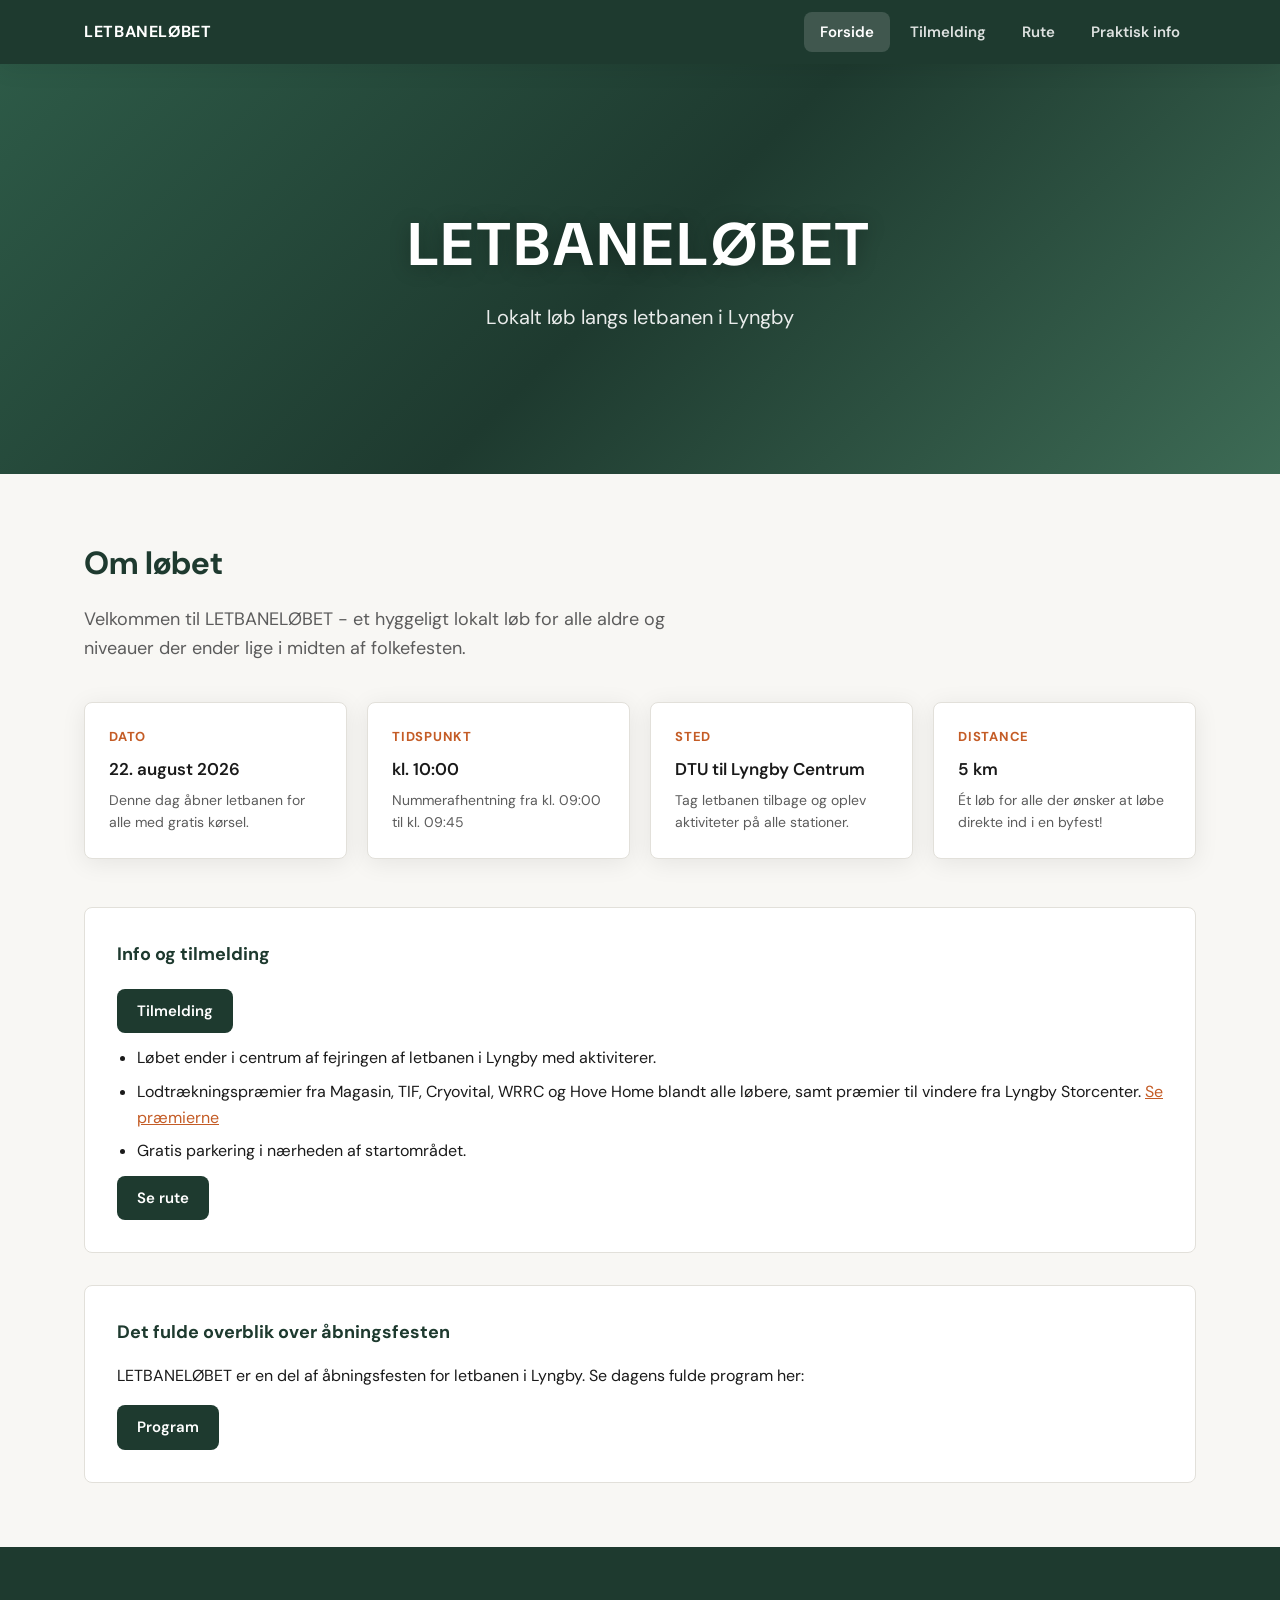
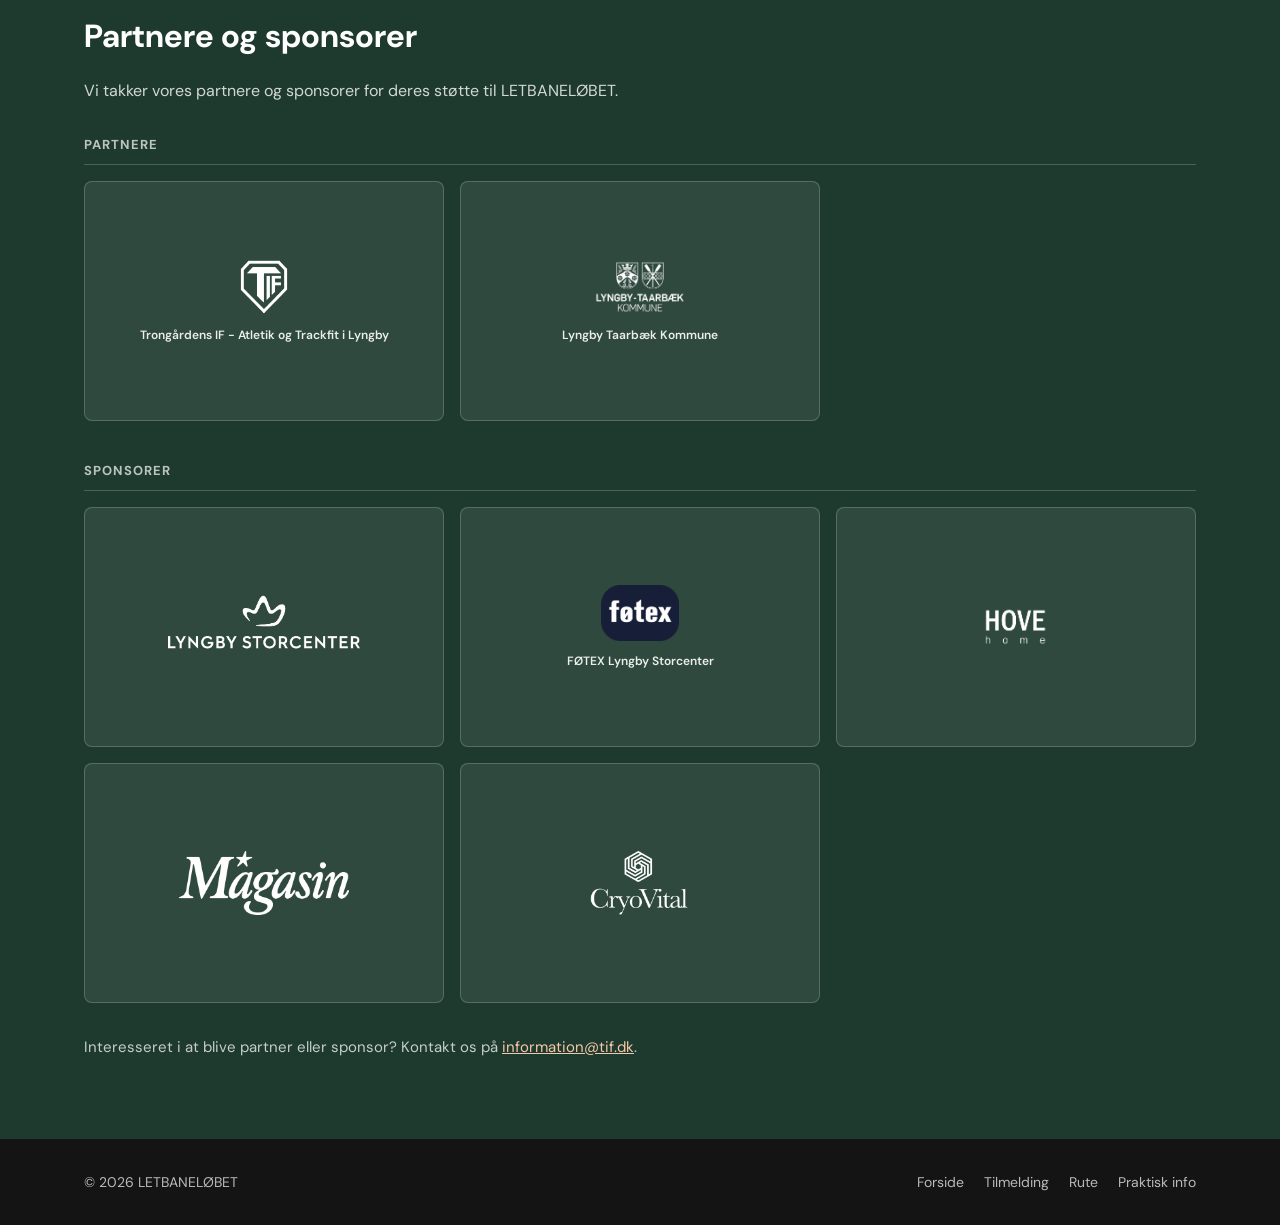
<file: index.html>
<!DOCTYPE html>
<html lang="da">
<head>
    <meta charset="UTF-8">
    <meta name="viewport" content="width=device-width, initial-scale=1.0">
    <title>LETBANELØBET</title>
    <link rel="stylesheet" href="style.css">
    <link rel="preconnect" href="https://fonts.googleapis.com">
    <link rel="preconnect" href="https://fonts.gstatic.com" crossorigin>
    <link href="https://fonts.googleapis.com/css2?family=DM+Sans:ital,opsz,wght@0,9..40,400;0,9..40,600;0,9..40,700;1,9..40,400&display=swap" rel="stylesheet">
</head>
<body>
    <header class="nav">
        <div class="nav__inner">
            <a class="nav__brand" href="index.html">LETBANELØBET</a>
            <button class="nav__toggle" type="button" aria-expanded="false" aria-controls="nav-menu" aria-label="Åbn menu">
                <span class="nav__toggle-bar"></span>
                <span class="nav__toggle-bar"></span>
                <span class="nav__toggle-bar"></span>
            </button>
            <nav class="nav__menu" id="nav-menu">
                <a class="nav__link nav__link--active" href="index.html">Forside</a>
                <a class="nav__link" href="tilmelding.html">Tilmelding</a>
                <a class="nav__link" href="rute.html">Rute</a>
                <a class="nav__link" href="praktisk-info.html">Praktisk info</a>
            </nav>
        </div>
    </header>

    <main>
        <section class="hero" aria-label="Velkommen">
            <div class="hero__banner" role="img" aria-label="Bannerbillede kommer snart">
                <!-- <span class="hero__banner-placeholder">Banner kommer snart</span> -->
                <div class="hero__overlay">
                    <h1 class="hero__title">LETBANELØBET</h1>
                    <p class="hero__tagline">Lokalt løb langs letbanen i Lyngby</p>
                </div>
            </div>
        </section>

        <section class="info" id="info">
            <div class="container">
                <h2 class="section-title">Om løbet</h2>
                <p class="info__intro">
                    Velkommen til LETBANELØBET - et hyggeligt lokalt løb for alle aldre og niveauer der ender lige i midten af folkefesten. 
                </p>

                <div class="info__grid">
                    <article class="info__card">
                        <h3 class="info__card-title">Dato</h3>
                        <p class="info__card-text">22. august 2026</p>
                        <p class="info__card-detail">Denne dag åbner letbanen for alle med gratis kørsel.</p>
                    </article>
                    <article class="info__card">
                        <h3 class="info__card-title">Tidspunkt</h3>
                        <p class="info__card-text">kl. 10:00</p>
                        <p class="info__card-detail">Nummerafhentning fra kl. 09:00 til kl. 09:45</p>
                    </article>
                    <article class="info__card">
                        <h3 class="info__card-title">Sted</h3>
                        <p class="info__card-text">DTU til Lyngby Centrum</p>
                        <p class="info__card-detail">Tag letbanen tilbage og oplev aktiviteter på alle stationer.</p>
                    </article>
                    <article class="info__card">
                        <h3 class="info__card-title">Distance</h3>
                        <p class="info__card-text">5 km</p>
                        <p class="info__card-detail">Ét løb for alle der ønsker at løbe direkte ind i en byfest!</p>
                    </article>
                </div>
                <div class="info__details">
                    <h3 class="info__details-title">Info og tilmelding</h3>
                    <a class="btn btn--secondary" href="tilmelding.html" style="margin-top: 0.25rem; margin-bottom: 0.75rem;">Tilmelding</a>
                    <ul class="info__list">
                        <li>Løbet ender i centrum af fejringen af letbanen i Lyngby med aktiviterer.</li>
                        <li>Lodtrækningspræmier fra Magasin, TIF, Cryovital, WRRC og Hove Home blandt alle løbere, samt præmier til vindere fra Lyngby Storcenter. <a href="tilmelding.html#lodtraekningspraemier">Se præmierne</a></li>
                        <li>Gratis parkering i nærheden af startområdet.</li>
                    </ul>
                    <a class="btn btn--secondary" href="rute.html" style="margin-top: 0.75rem;">Se rute</a>
                </div>

                <div class="info__details">
                    <h3 class="info__details-title">Det fulde overblik over åbningsfesten</h3>
                    <p>
                        LETBANELØBET er en del af åbningsfesten for letbanen i Lyngby.
                        Se dagens fulde program her:
                    </p>
                    <a class="btn btn--secondary" href="https://visitlyngby.dk/begivenhed/letbanen-aabner-i-lyngby/" target="_blank">Program</a>
              
                </div>
            </div>
        </section>

        <section class="partners" id="partnere">
            <div class="container">
                <h2 class="section-title">Partnere og sponsorer</h2>
                <p class="partners__intro">
                    Vi takker vores partnere og sponsorer for deres støtte til LETBANELØBET.
                </p>
                <div class="partners__group">
                    <h3 class="partners__group-title">Partnere</h3>
                    <div class="partners__grid">
                        <a class="partners__card" href="https://tif.dk" target="_blank" rel="noopener noreferrer">
                            <img
                                class="partners__card-logo"
                                src="partner_logos/TIF_logo_hvid.png"
                                alt="Trongårdens IF - Atletik og Trackfit i Lyngby"
                            >
                            <span class="partners__card-name">Trongårdens IF - Atletik og Trackfit i Lyngby</span>
                        </a>
                        <a class="partners__card" href="https://www.ltk.dk/" target="_blank" rel="noopener noreferrer">
                            <img
                                class="partners__card-logo"
                                src="partner_logos/LTK_Logo_KV-neg.png"
                                alt="Lyngby Taarbæk Kommune"
                            >
                            <span class="partners__card-name">Lyngby Taarbæk Kommune</span>
                        </a>
                        <!-- <div class="partners__logo" aria-hidden="true">Partner 3</div> -->
                    </div>
                </div>

                <div class="partners__group">
                    <h3 class="partners__group-title">Sponsorer</h3>
                    <div class="partners__grid">
                        <div class="partners__card partners__card--logo-only">
                            <img
                                class="partners__card-logo"
                                src="sponsor_logos/lsc_negativ-one-line-01.png"
                                alt="LSC"
                            >
                        </div>
                        <div class="partners__card">
                            <img
                                class="partners__card-logo"
                                src="sponsor_logos/logo_fotex_RGB.png"
                                alt="FØTEX Lyngby"
                            >
                            <span class="partners__card-name">FØTEX Lyngby Storcenter</span>
                        </div>
                        <a class="partners__card partners__card--logo-only" href="https://hovehome.com/" target="_blank" rel="noopener noreferrer">
                            <img
                                class="partners__card-logo partners__card-logo--invert"
                                src="sponsor_logos/HoveHomeLogo med Home200x200.png"
                                alt="Hove Home"
                            >
                        </a>
                        <a class="partners__card partners__card--logo-only" href="https://www.magasin.dk/" target="_blank" rel="noopener noreferrer">
                            <img
                                class="partners__card-logo"
                                src="sponsor_logos/Magasin_logo_HVID.png"
                                alt="Magasin"
                            >
                        </a>
                        <a class="partners__card partners__card--logo-only" href="https://cryovital.dk/" target="_blank" rel="noopener noreferrer">
                            <img
                                class="partners__card-logo"
                                src="sponsor_logos/cryovial.png"
                                alt="CryoVital"
                            >
                        </a>
                    </div>
                </div>
                <p class="partners__cta">
                    Interesseret i at blive partner eller sponsor? Kontakt os på
                    <a href="mailto:information@tif.dk">information@tif.dk</a>.
                </p>
            </div>
        </section>
    </main>

    <footer class="footer">
        <div class="container footer__inner">
            <p class="footer__copy">&copy; 2026 LETBANELØBET</p>
            <nav class="footer__nav" aria-label="Sidefod">
                <a href="index.html">Forside</a>
                <a href="tilmelding.html">Tilmelding</a>
                <a href="rute.html">Rute</a>
                <a href="praktisk-info.html">Praktisk info</a>
            </nav>
        </div>
    </footer>

    <script src="script.js"></script>
</body>
</html>
</file>
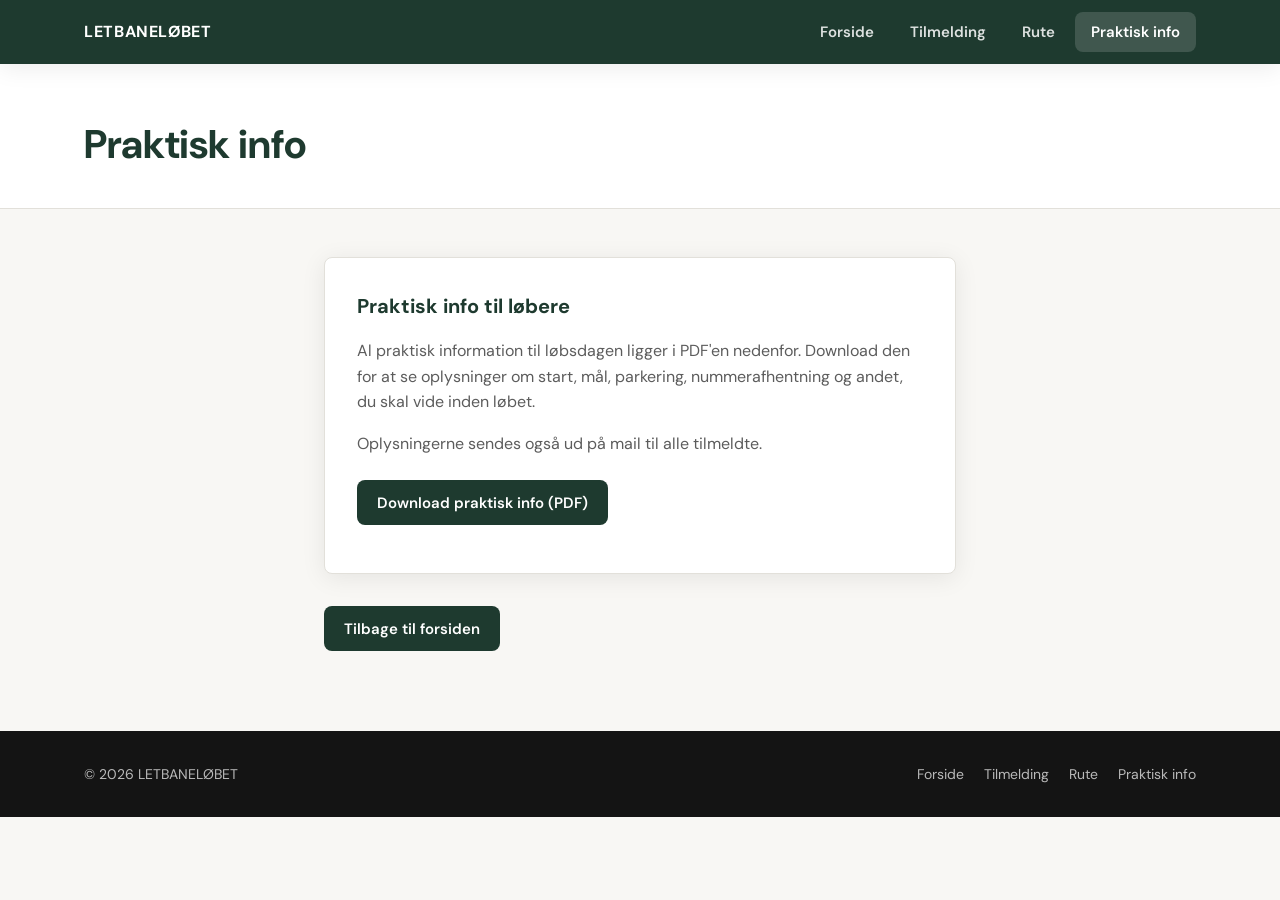
<file: praktisk-info.html>
<!DOCTYPE html>
<html lang="da">
<head>
    <meta charset="UTF-8">
    <meta name="viewport" content="width=device-width, initial-scale=1.0">
    <title>Praktisk info — LETBANELØBET</title>
    <link rel="stylesheet" href="style.css">
    <link rel="preconnect" href="https://fonts.googleapis.com">
    <link rel="preconnect" href="https://fonts.gstatic.com" crossorigin>
    <link href="https://fonts.googleapis.com/css2?family=DM+Sans:ital,opsz,wght@0,9..40,400;0,9..40,600;0,9..40,700;1,9..40,400&display=swap" rel="stylesheet">
</head>
<body>
    <header class="nav">
        <div class="nav__inner">
            <a class="nav__brand" href="index.html">LETBANELØBET</a>
            <button class="nav__toggle" type="button" aria-expanded="false" aria-controls="nav-menu" aria-label="Åbn menu">
                <span class="nav__toggle-bar"></span>
                <span class="nav__toggle-bar"></span>
                <span class="nav__toggle-bar"></span>
            </button>
            <nav class="nav__menu" id="nav-menu">
                <a class="nav__link" href="index.html">Forside</a>
                <a class="nav__link" href="tilmelding.html">Tilmelding</a>
                <a class="nav__link" href="rute.html">Rute</a>
                <a class="nav__link nav__link--active" href="praktisk-info.html">Praktisk info</a>
            </nav>
        </div>
    </header>

    <main>
        <section class="page-hero">
            <div class="container">
                <h1 class="page-hero__title">Praktisk info</h1>
            </div>
        </section>

        <section class="page-content">
            <div class="container container--narrow">
                <div class="placeholder-box">
                    <h2>Praktisk info til løbere</h2>
                    <p>
                        Al praktisk information til løbsdagen ligger i PDF'en nedenfor.
                        Download den for at se oplysninger om start, mål, parkering, nummerafhentning og andet, du skal vide inden løbet.
                    </p>
                    <p>
                        Oplysningerne sendes også ud på mail til alle tilmeldte.
                    </p>
                    <p style="margin-top: 1.5em;">
                        <a class="btn btn--secondary" href="praktisk_info/Letbanel%C3%B8bet%20-%20Praktisk%20info.pdf" download>Download praktisk info (PDF)</a>
                    </p>
                </div>
                <div class="back-button">
                    <p style="margin-top: 2em;">
                        <a class="btn btn--secondary" href="index.html">Tilbage til forsiden</a>
                    </p>
                </div>
            </div>
        </section>
    </main>

    <footer class="footer">
        <div class="container footer__inner">
            <p class="footer__copy">&copy; 2026 LETBANELØBET</p>
            <nav class="footer__nav" aria-label="Sidefod">
                <a href="index.html">Forside</a>
                <a href="tilmelding.html">Tilmelding</a>
                <a href="rute.html">Rute</a>
                <a href="praktisk-info.html">Praktisk info</a>
            </nav>
        </div>
    </footer>

    <script src="script.js"></script>
</body>
</html>
</file>
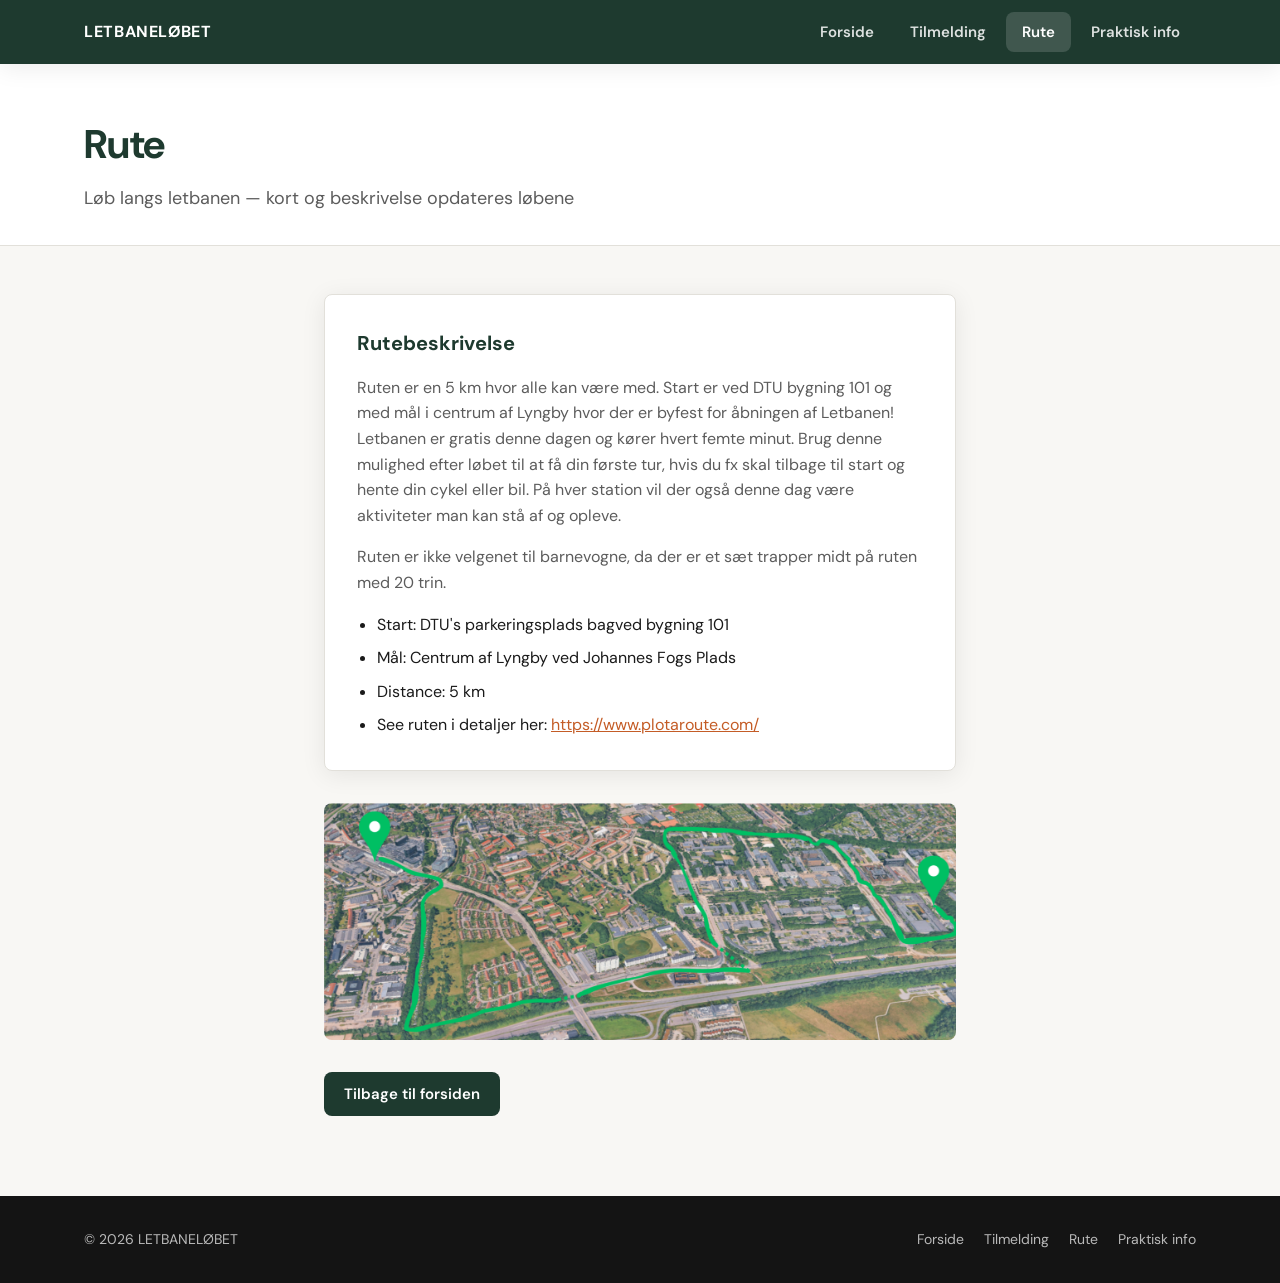
<file: rute.html>
<!DOCTYPE html>
<html lang="da">
<head>
    <meta charset="UTF-8">
    <meta name="viewport" content="width=device-width, initial-scale=1.0">
    <title>Rute — LETBANELØBET</title>
    <link rel="stylesheet" href="style.css">
    <link rel="preconnect" href="https://fonts.googleapis.com">
    <link rel="preconnect" href="https://fonts.gstatic.com" crossorigin>
    <link href="https://fonts.googleapis.com/css2?family=DM+Sans:ital,opsz,wght@0,9..40,400;0,9..40,600;0,9..40,700;1,9..40,400&display=swap" rel="stylesheet">
</head>
<body>
    <header class="nav">
        <div class="nav__inner">
            <a class="nav__brand" href="index.html">LETBANELØBET</a>
            <button class="nav__toggle" type="button" aria-expanded="false" aria-controls="nav-menu" aria-label="Åbn menu">
                <span class="nav__toggle-bar"></span>
                <span class="nav__toggle-bar"></span>
                <span class="nav__toggle-bar"></span>
            </button>
            <nav class="nav__menu" id="nav-menu">
                <a class="nav__link" href="index.html">Forside</a>
                <a class="nav__link" href="tilmelding.html">Tilmelding</a>
                <a class="nav__link nav__link--active" href="rute.html">Rute</a>
                <a class="nav__link" href="praktisk-info.html">Praktisk info</a>
            </nav>
        </div>
    </header>

    <main>
        <section class="page-hero">
            <div class="container">
                <h1 class="page-hero__title">Rute</h1>
                <p class="page-hero__lead">Løb langs letbanen — kort og beskrivelse opdateres løbene</p>
            </div>
        </section>

        <section class="page-content">
            <div class="container container--narrow">

                <div class="placeholder-box">
                    <h2>Rutebeskrivelse</h2>
                    <p>
                        Ruten er en 5 km hvor alle kan være med. Start er ved DTU bygning 101 og med mål i centrum af Lyngby hvor der er byfest for åbningen af Letbanen!
                        Letbanen er gratis denne dagen og kører hvert femte minut. Brug denne mulighed efter løbet til at få din første tur, hvis du fx skal tilbage til start og hente din cykel eller bil. 
                        På hver station vil der også denne dag være aktiviteter man kan stå af og opleve. 
                    </p>
                    <p>Ruten er ikke velgenet til barnevogne, da der er et sæt trapper midt på ruten med 20 trin.</p>
                    <ul class="info__list">
                        <li>Start: DTU's parkeringsplads bagved bygning 101</li>
                        <li>Mål: Centrum af Lyngby ved Johannes Fogs Plads</li>
                        <li>Distance: 5 km</li>
                        <li>See ruten i detaljer her: <a href="https://www.plotaroute.com/route/3389416?units=km" target="_blank">https://www.plotaroute.com/</a></li>
                    </ul>
                </div>
                <img
                    class="route-map"
                    src="rute/Ruten.png"
                    alt="Rutkort for LETBANELØBET"
                    style="margin-top: 2em;"
                >
                <div class="back-button">
                    <p style="margin-top: 2em;">
                        <a class="btn btn--secondary" href="index.html">Tilbage til forsiden</a>
                    </p>
                </div>
            </div>
        </section>
    </main>

    <footer class="footer">
        <div class="container footer__inner">
            <p class="footer__copy">&copy; 2026 LETBANELØBET</p>
            <nav class="footer__nav" aria-label="Sidefod">
                <a href="index.html">Forside</a>
                <a href="tilmelding.html">Tilmelding</a>
                <a href="rute.html">Rute</a>
                <a href="praktisk-info.html">Praktisk info</a>
            </nav>
        </div>
    </footer>

    <script src="script.js"></script>
</body>
</html>
</file>
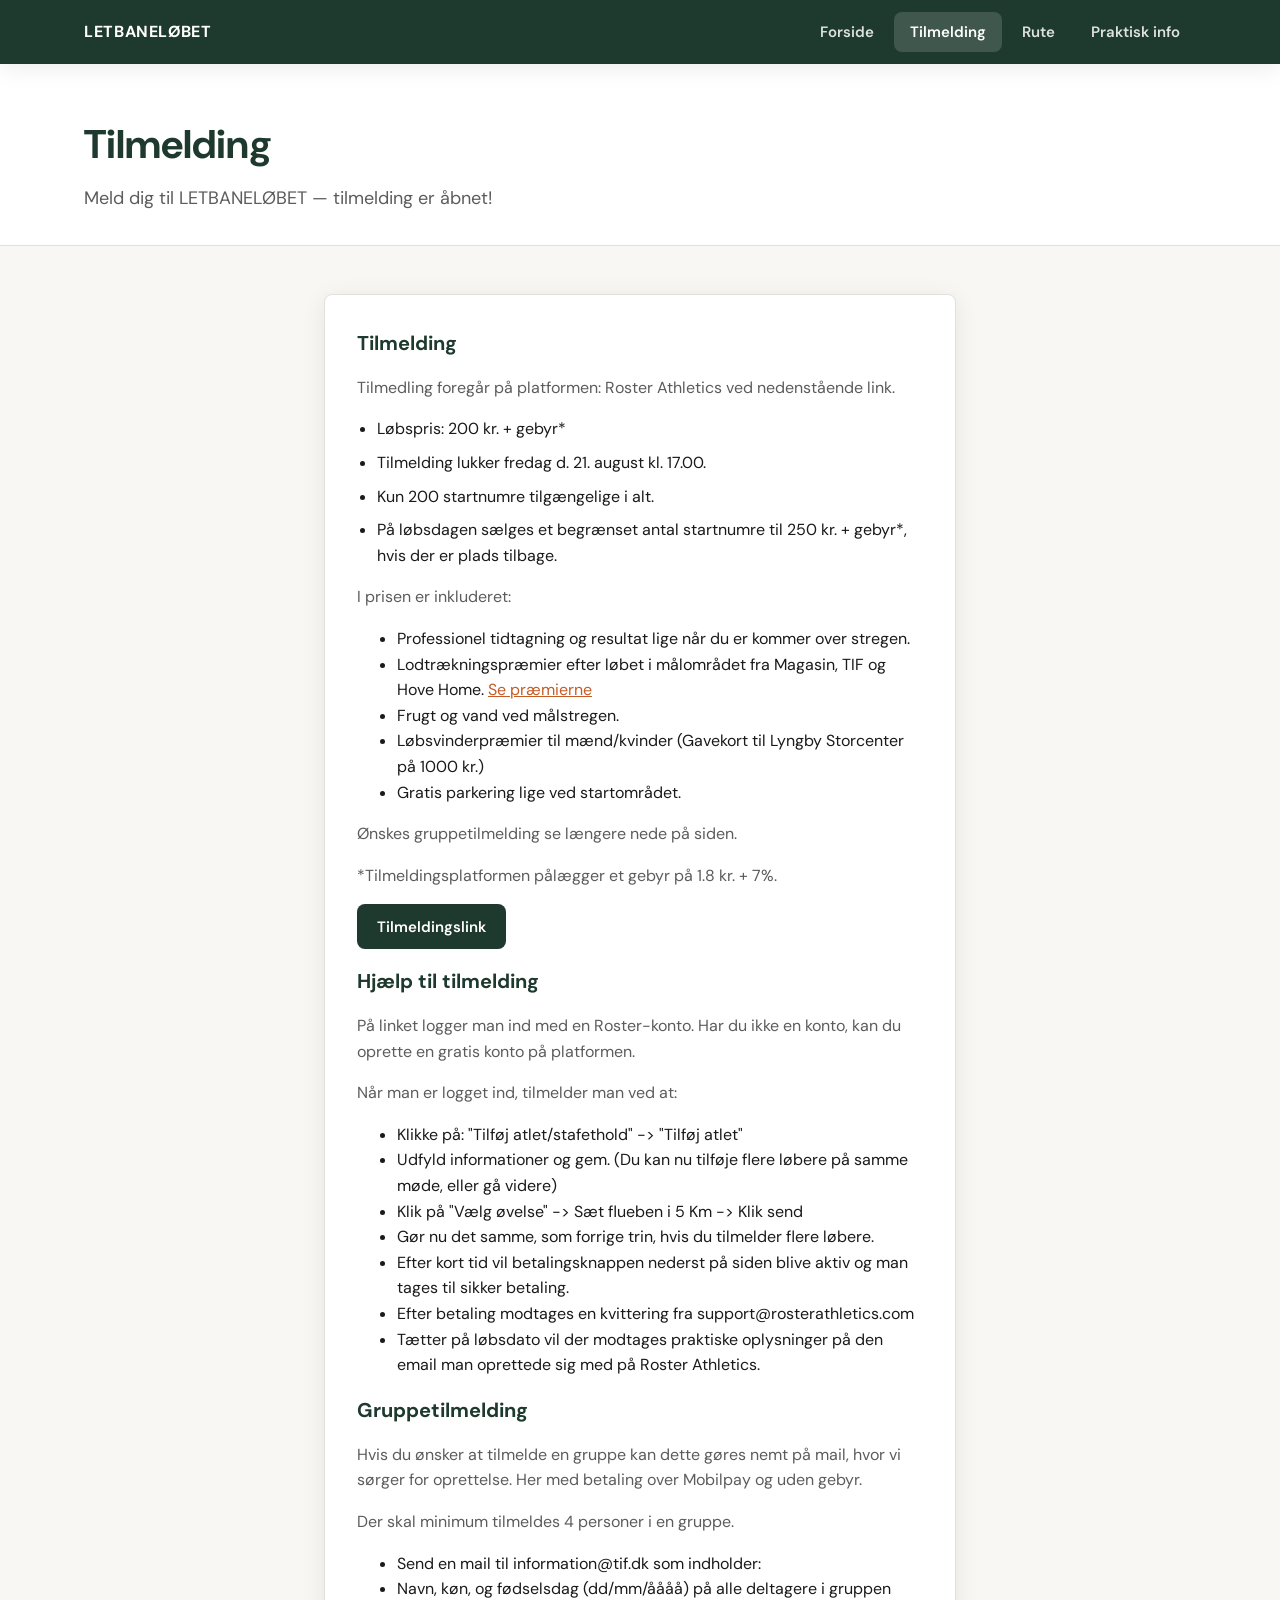
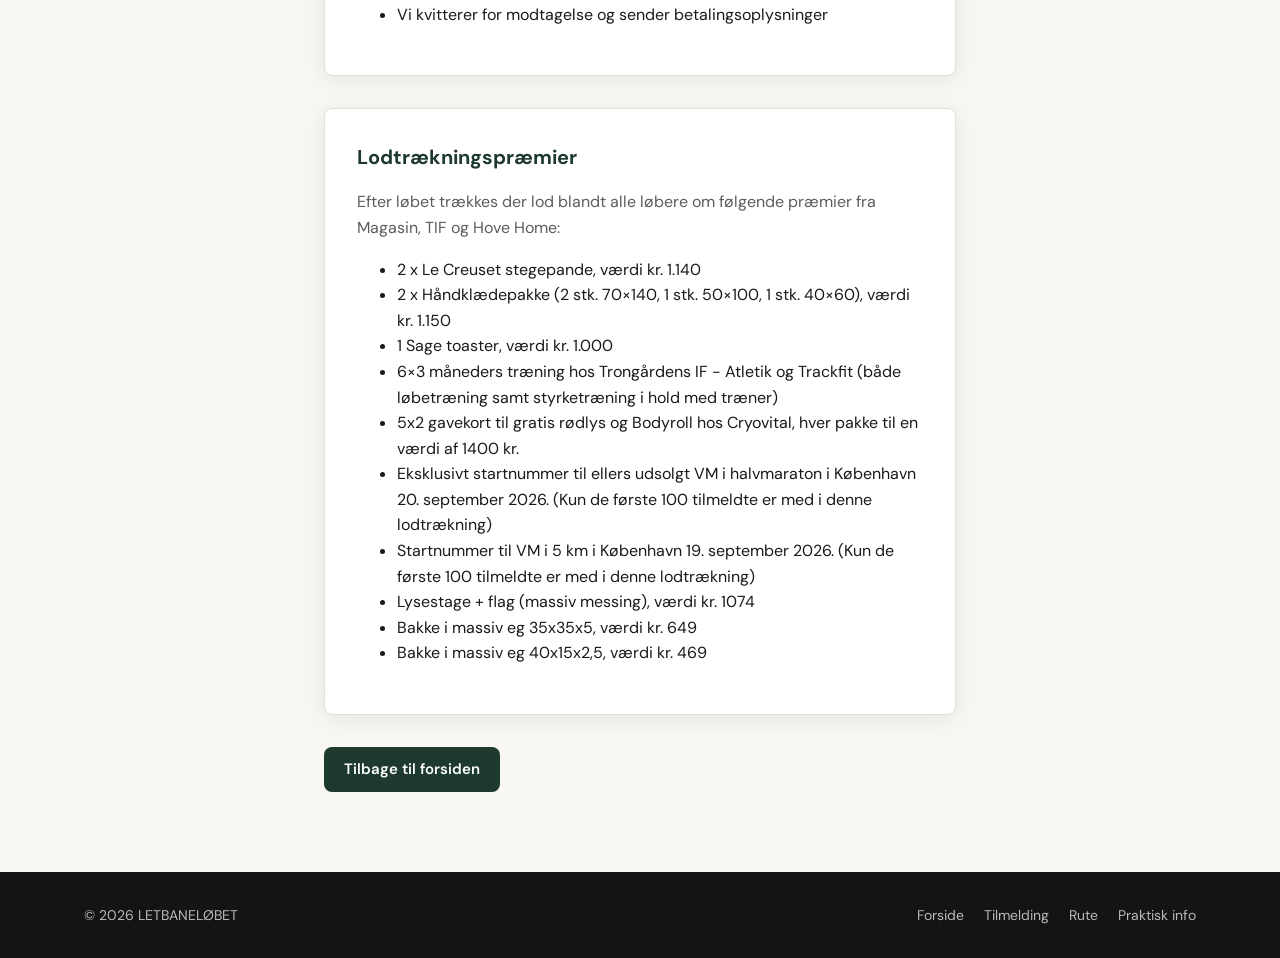
<file: tilmelding.html>
<!DOCTYPE html>
<html lang="da">
<head>
    <meta charset="UTF-8">
    <meta name="viewport" content="width=device-width, initial-scale=1.0">
    <title>Tilmelding — LETBANELØBET</title>
    <link rel="stylesheet" href="style.css">
    <link rel="preconnect" href="https://fonts.googleapis.com">
    <link rel="preconnect" href="https://fonts.gstatic.com" crossorigin>
    <link href="https://fonts.googleapis.com/css2?family=DM+Sans:ital,opsz,wght@0,9..40,400;0,9..40,600;0,9..40,700;1,9..40,400&display=swap" rel="stylesheet">
</head>
<body>
    <header class="nav">
        <div class="nav__inner">
            <a class="nav__brand" href="index.html">LETBANELØBET</a>
            <button class="nav__toggle" type="button" aria-expanded="false" aria-controls="nav-menu" aria-label="Åbn menu">
                <span class="nav__toggle-bar"></span>
                <span class="nav__toggle-bar"></span>
                <span class="nav__toggle-bar"></span>
            </button>
            <nav class="nav__menu" id="nav-menu">
                <a class="nav__link" href="index.html">Forside</a>
                <a class="nav__link nav__link--active" href="tilmelding.html">Tilmelding</a>
                <a class="nav__link" href="rute.html">Rute</a>
                <a class="nav__link" href="praktisk-info.html">Praktisk info</a>
            </nav>
        </div>
    </header>

    <main>
        <section class="page-hero">
            <div class="container">
                <h1 class="page-hero__title">Tilmelding</h1>
                <p class="page-hero__lead">Meld dig til LETBANELØBET — tilmelding er åbnet!</p>
            </div>
        </section>

        <section class="page-content">
            <div class="container container--narrow">
                <div class="placeholder-box">
                    <h2>Tilmelding</h2>
                    <p>
                        Tilmedling foregår på platformen: Roster Athletics ved nedenstående link.
                    </p>
                    <ul class="info__list">
                        <li>Løbspris: 200 kr. + gebyr*</li>
                        <li>Tilmelding lukker fredag d. 21. august kl. 17.00.</li>
                        <li>Kun 200 startnumre tilgængelige i alt.</li>
                        <li>På løbsdagen sælges et begrænset antal startnumre til 250 kr. + gebyr*, hvis der er plads tilbage.</li>
                    </ul>
                    <p style="margin-top: 1em;">I prisen er inkluderet:</p>
                    <ul class="info__list_2" style="margin-top: 1em;">
                    <li>Professionel tidtagning og resultat lige når du er kommer over stregen.</li>
                    <li>Lodtrækningspræmier efter løbet i målområdet fra Magasin, TIF og Hove Home. <a href="#lodtraekningspraemier">Se præmierne</a></li>
                    <li>Frugt og vand ved målstregen.</li>
                    <li>Løbsvinderpræmier til mænd/kvinder (Gavekort til Lyngby Storcenter på 1000 kr.)</li>
                    <li>Gratis parkering lige ved startområdet.</li>
                    <!-- <li>Løbetrøje af høj kvalitet.</li> -->
                    <!-- <li>Medalje til alle finishers.</li> -->
                    </ul>
                    <p>Ønskes gruppetilmelding se længere nede på siden.</p>
                    <p>*Tilmeldingsplatformen pålægger et gebyr på 1.8 kr. + 7%.</p>
                    <p style="margin-top: 1em;">
                        <a class="btn btn--secondary" href="https://meets.rosterathletics.com/public/competitions/details/about?id=29319" target="_blank">Tilmeldingslink</a>
                    </p>
                    <h2>Hjælp til tilmelding</h2> 
                    <p> På linket logger man ind med en Roster-konto. Har du ikke en konto, kan du oprette en gratis konto på platformen. </p>
                    <p>Når man er logget ind, tilmelder man ved at:</p>
                    <ul class="info__list_2" style="margin-top: 1em;">
                        <li>Klikke på: "Tilføj atlet/stafethold" -> "Tilføj atlet"</li>
                        <li>Udfyld informationer og gem. (Du kan nu tilføje flere løbere på samme møde, eller gå videre)</li>
                        <li>Klik på "Vælg øvelse" -> Sæt flueben i 5 Km -> Klik send</li>
                        <li>Gør nu det samme, som forrige trin, hvis du tilmelder flere løbere.</li>
                        <li>Efter kort tid vil betalingsknappen nederst på siden blive aktiv og man tages til sikker betaling.</li>
                        <li>Efter betaling modtages en kvittering fra support@rosterathletics.com</li>
                        <li>Tætter på løbsdato vil der modtages praktiske oplysninger på den email man oprettede sig med på Roster Athletics.</li>
                    </ul>
                    <h2>Gruppetilmelding</h2> 
                    <p>Hvis du ønsker at tilmelde en gruppe kan dette gøres nemt på mail, hvor vi sørger for oprettelse. Her med betaling over Mobilpay og uden gebyr.</p>
                    <p>Der skal minimum tilmeldes 4 personer i en gruppe.</p>
                    <ul class="info__list_2" style="margin-top: 1em;">
                        <li>Send en mail til information@tif.dk som indholder:</li>
                        <li>Navn, køn, og fødselsdag (dd/mm/åååå) på alle deltagere i gruppen</li>
                        <li>Vi kvitterer for modtagelse og sender betalingsoplysninger</li>
                    </ul>

                </div>
                <div class="placeholder-box prize-section" id="lodtraekningspraemier">
                    <h2>Lodtrækningspræmier</h2>
                    <p>Efter løbet trækkes der lod blandt alle løbere om følgende præmier fra Magasin, TIF og Hove Home:</p>
                    <ul class="info__list_2">
                        <li>2 x Le Creuset stegepande, værdi kr. 1.140</li>
                        <li>2 x Håndklædepakke (2 stk. 70×140, 1 stk. 50×100, 1 stk. 40×60), værdi kr. 1.150</li>
                        <li>1 Sage toaster, værdi kr. 1.000</li>
                        <li>6×3 måneders træning hos Trongårdens IF - Atletik og Trackfit (både løbetræning samt styrketræning i hold med træner)</li>
                        <li>5x2 gavekort til gratis rødlys og Bodyroll hos Cryovital, hver pakke til en værdi af 1400 kr.</li>
                        <li>Eksklusivt startnummer til ellers udsolgt VM i halvmaraton i København 20. september 2026. (Kun de første 100 tilmeldte er med i denne lodtrækning)</li>
                        <li>Startnummer til VM i 5 km i København 19. september 2026. (Kun de første 100 tilmeldte er med i denne lodtrækning)</li></is>
                        <li>Lysestage + flag (massiv messing), værdi kr. 1074</li>
                        <li>Bakke i massiv eg 35x35x5, værdi kr. 649</li>
                        <li>Bakke i massiv eg 40x15x2,5, værdi kr. 469</li>
                    </ul>
                </div>
                <div class="back-button">
                    <p style="margin-top: 2em;">
                        <a class="btn btn--secondary" href="index.html">Tilbage til forsiden</a>
                    </p>
                </div>
            </div>
        </section>
    </main>

    <footer class="footer">
        <div class="container footer__inner">
            <p class="footer__copy">&copy; 2026 LETBANELØBET</p>
            <nav class="footer__nav" aria-label="Sidefod">
                <a href="index.html">Forside</a>
                <a href="tilmelding.html">Tilmelding</a>
                <a href="rute.html">Rute</a>
                <a href="praktisk-info.html">Praktisk info</a>
            </nav>
        </div>
    </footer>

    <script src="script.js"></script>
</body>
</html>
</file>
<file: style.css>
:root {
    --color-bg: #f8f7f4;
    --color-surface: #ffffff;
    --color-text: #1a1a1a;
    --color-text-muted: #5c5c5c;
    --color-accent: #c45c26;
    --color-accent-dark: #9a4520;
    --color-nav: #1e3a2f;
    --color-hero-overlay: rgba(20, 45, 35, 0.55);
    --color-border: #e2e0da;
    --font: "DM Sans", system-ui, sans-serif;
    --max-width: 72rem;
    --nav-height: 4rem;
    --radius: 0.5rem;
    --shadow: 0 4px 24px rgba(0, 0, 0, 0.08);
}

*,
*::before,
*::after {
    box-sizing: border-box;
}

html {
    scroll-behavior: smooth;
}

body {
    margin: 0;
    font-family: var(--font);
    font-size: 1rem;
    line-height: 1.6;
    color: var(--color-text);
    background: var(--color-bg);
}

img {
    max-width: 100%;
    height: auto;
    display: block;
}

a {
    color: var(--color-accent);
}

a:hover {
    color: var(--color-accent-dark);
}

.container {
    width: 100%;
    max-width: var(--max-width);
    margin: 0 auto;
    padding: 0 1.25rem;
}

.container--narrow {
    max-width: 42rem;
}

/* Navigation */
.nav {
    position: sticky;
    top: 0;
    z-index: 100;
    background: var(--color-nav);
    box-shadow: var(--shadow);
}

.nav__inner {
    display: flex;
    align-items: center;
    justify-content: space-between;
    max-width: var(--max-width);
    margin: 0 auto;
    padding: 0 1.25rem;
    min-height: var(--nav-height);
}

.nav__brand {
    font-weight: 700;
    font-size: 1rem;
    letter-spacing: 0.04em;
    color: #fff;
    text-decoration: none;
    white-space: nowrap;
}

.nav__brand:hover {
    color: #e8f0ec;
}

.nav__menu {
    display: flex;
    gap: 0.25rem;
}

.nav__link {
    display: block;
    padding: 0.5rem 1rem;
    color: rgba(255, 255, 255, 0.85);
    text-decoration: none;
    font-weight: 600;
    font-size: 0.9375rem;
    border-radius: var(--radius);
}

.nav__link:hover {
    color: #fff;
    background: rgba(255, 255, 255, 0.1);
}

.nav__link--active {
    color: #fff;
    background: rgba(255, 255, 255, 0.15);
}

.nav__toggle {
    display: none;
    flex-direction: column;
    justify-content: center;
    gap: 5px;
    width: 2.5rem;
    height: 2.5rem;
    padding: 0;
    border: none;
    background: transparent;
    cursor: pointer;
    border-radius: var(--radius);
}

.nav__toggle-bar {
    display: block;
    width: 1.5rem;
    height: 2px;
    background: #fff;
    margin: 0 auto;
    transition: transform 0.2s, opacity 0.2s;
}

.nav__toggle[aria-expanded="true"] .nav__toggle-bar:nth-child(1) {
    transform: translateY(7px) rotate(45deg);
}

.nav__toggle[aria-expanded="true"] .nav__toggle-bar:nth-child(2) {
    opacity: 0;
}

.nav__toggle[aria-expanded="true"] .nav__toggle-bar:nth-child(3) {
    transform: translateY(-7px) rotate(-45deg);
}

/* Hero */
.hero {
    position: relative;
    min-height: min(56vh, 25.6rem);
    display: flex;
    align-items: flex-end;
    justify-content: center;
}

.hero__banner {
    position: absolute;
    inset: 0;
    background:
        linear-gradient(135deg, #2d5a47 0%, #1e3a2f 50%, #3d6b55 100%);
    display: flex;
    align-items: center;
    justify-content: center;
}

.hero__banner-placeholder {
    color: rgba(255, 255, 255, 0.35);
    font-size: 0.875rem;
    font-weight: 600;
    letter-spacing: 0.08em;
    text-transform: uppercase;
}

/* When banner image is added, use:
.hero__banner { background-image: url('images/banner.jpg'); background-size: cover; background-position: center; }
.hero__banner-placeholder { display: none; }
*/

.hero__overlay {
    position: relative;
    z-index: 1;
    width: 100%;
    padding: 3rem 1.25rem 3.5rem;
    text-align: center;
    /* background: linear-gradient(to top, var(--color-hero-overlay), transparent 70%); */
}

.hero__title {
    margin: 0;
    font-size: clamp(2.25rem, 8vw, 3.75rem);
    font-weight: 700;
    letter-spacing: 0.06em;
    color: #fff;
    text-shadow: 0 2px 20px rgba(0, 0, 0, 0.3);
}

.hero__tagline {
    margin: 0.5rem 0 0;
    font-size: clamp(1rem, 3vw, 1.25rem);
    color: rgba(255, 255, 255, 0.9);
}

/* Sections */
.section-title {
    margin: 0 0 1rem;
    font-size: clamp(1.5rem, 4vw, 2rem);
    font-weight: 700;
    color: var(--color-nav);
}

.info {
    padding: 4rem 0;
}

.info__intro {
    margin: 0 0 2.5rem;
    max-width: 40rem;
    font-size: 1.125rem;
    color: var(--color-text-muted);
}

.info__grid {
    display: grid;
    grid-template-columns: 1fr;
    gap: 1.25rem;
    margin-bottom: 3rem;
}

@media (min-width: 640px) {
    .info__grid {
        grid-template-columns: repeat(2, 1fr);
    }
}

@media (min-width: 960px) {
    .info__grid {
        grid-template-columns: repeat(4, 1fr);
    }
}

.info__card {
    background: var(--color-surface);
    border: 1px solid var(--color-border);
    border-radius: var(--radius);
    padding: 1.5rem;
    box-shadow: var(--shadow);
}

.info__card-title {
    margin: 0 0 0.5rem;
    font-size: 0.8125rem;
    font-weight: 700;
    text-transform: uppercase;
    letter-spacing: 0.06em;
    color: var(--color-accent);
}

.info__card-text {
    margin: 0;
    font-weight: 600;
    font-size: 1.0625rem;
}

.info__card-detail {
    margin: 0.35rem 0 0;
    font-size: 0.875rem;
    color: var(--color-text-muted);
}

.info__details {
    background: var(--color-surface);
    border: 1px solid var(--color-border);
    border-radius: var(--radius);
    padding: 2rem;
}

.info__details + .info__details {
    margin-top: 2rem;
}

.info__details-title {
    margin: 0 0 1rem;
    font-size: 1.125rem;
    color: var(--color-nav);
}

.info__list {
    margin: 0;
    padding-left: 1.25rem;
}

.info__list li {
    margin-bottom: 0.5rem;
}

.info__list li:last-child {
    margin-bottom: 0;
}

/* Partners */
.partners {
    padding: 4rem 0 5rem;
    background: var(--color-nav);
    color: #fff;
}

.partners .section-title {
    color: #fff;
}

.partners__intro {
    margin: 0 0 2rem;
    color: rgba(255, 255, 255, 0.8);
    max-width: 36rem;
}

.partners__group + .partners__group {
    margin-top: 2.5rem;
}

.partners__group-title {
    margin: 0 0 1rem;
    padding-bottom: 0.5rem;
    border-bottom: 1px solid rgba(255, 255, 255, 0.2);
    font-size: 0.8125rem;
    font-weight: 700;
    text-transform: uppercase;
    letter-spacing: 0.08em;
    color: rgba(255, 255, 255, 0.7);
}

.partners__grid {
    display: grid;
    grid-template-columns: minmax(0, 1fr);
    gap: 1rem;
    margin-bottom: 0;
    width: 100%;
}

@media (min-width: 480px) {
    .partners__grid {
        grid-template-columns: repeat(2, minmax(0, 1fr));
    }
}

@media (min-width: 900px) {
    .partners__grid {
        grid-template-columns: repeat(3, minmax(0, 1fr));
    }
}

.partners__grid > * {
    min-width: 0;
    max-width: 100%;
}

.partners__card {
    display: flex;
    flex-direction: column;
    align-items: center;
    justify-content: center;
    gap: 0.75rem;
    padding: 1.25rem 1rem;
    min-height: 9rem;
    background: rgba(255, 255, 255, 0.08);
    border: 1px solid rgba(255, 255, 255, 0.2);
    border-radius: var(--radius);
    text-decoration: none;
    color: rgba(255, 255, 255, 0.9);
    transition: background 0.2s, border-color 0.2s;
    box-sizing: border-box;
}

@media (min-width: 480px) {
    .partners__card,
    .partners__logo {
        aspect-ratio: 3 / 2;
        min-height: unset;
    }
}

.partners__card:hover {
    background: rgba(255, 255, 255, 0.14);
    border-color: rgba(255, 255, 255, 0.35);
    color: #fff;
}

.partners__card-logo {
    max-width: 100%;
    width: auto;
    height: 3.5rem;
    object-fit: contain;
}

.partners__card-name {
    font-size: clamp(0.6875rem, 2.5vw, 0.75rem);
    font-weight: 600;
    text-align: center;
    line-height: 1.35;
    overflow-wrap: break-word;
    word-break: break-word;
    hyphens: auto;
    width: 100%;
    padding: 0 0.25rem;
}

.partners__card--logo-only .partners__card-logo {
    height: 4rem;
}

.partners__card-logo--invert {
    filter: invert(1);
    height: 7.5rem;
}

.partners__logo {
    display: flex;
    align-items: center;
    justify-content: center;
    background: rgba(255, 255, 255, 0.08);
    border: 1px dashed rgba(255, 255, 255, 0.25);
    border-radius: var(--radius);
    font-size: 0.8125rem;
    font-weight: 600;
    color: rgba(255, 255, 255, 0.5);
}

.partners__cta {
    margin: 2rem 0 0;
    font-size: 0.9375rem;
    color: rgba(255, 255, 255, 0.75);
}

.partners__cta a {
    color: #f5c9a8;
}

.partners__cta a:hover {
    color: #fff;
}

/* Subpages */
.page-hero {
    padding: 3rem 0 2rem;
    background: var(--color-surface);
    border-bottom: 1px solid var(--color-border);
}

.page-hero__title {
    margin: 0;
    font-size: clamp(1.75rem, 5vw, 2.5rem);
    color: var(--color-nav);
}

.page-hero__lead {
    margin: 0.5rem 0 0;
    color: var(--color-text-muted);
    font-size: 1.125rem;
}

.page-content {
    padding: 3rem 0 4rem;
}

.placeholder-box {
    background: var(--color-surface);
    border: 1px solid var(--color-border);
    border-radius: var(--radius);
    padding: 2rem;
    box-shadow: var(--shadow);
}

.placeholder-box h2 {
    margin: 0 0 1rem;
    font-size: 1.25rem;
    color: var(--color-nav);
}

.placeholder-box p {
    margin: 0 0 1rem;
    color: var(--color-text-muted);
}

.prize-section {
    margin-top: 2rem;
    scroll-margin-top: calc(var(--nav-height) + 1rem);
}

.route-map {
    width: 100%;
    margin-bottom: 2rem;
    border-radius: var(--radius);
}

.btn {
    display: inline-block;
    padding: 0.65rem 1.25rem;
    font-family: var(--font);
    font-weight: 600;
    font-size: 0.9375rem;
    text-decoration: none;
    border-radius: var(--radius);
    border: none;
    cursor: pointer;
}

.btn--secondary {
    background: var(--color-nav);
    color: #fff;
}

.btn--secondary:hover {
    background: #2a5242;
    color: #fff;
}

/* Footer */
.footer {
    padding: 2rem 0;
    background: #141414;
    color: rgba(255, 255, 255, 0.7);
    font-size: 0.875rem;
}

.footer__inner {
    display: flex;
    flex-wrap: wrap;
    align-items: center;
    justify-content: space-between;
    gap: 1rem;
}

.footer__copy {
    margin: 0;
}

.footer__nav {
    display: flex;
    gap: 1.25rem;
}

.footer__nav a {
    color: rgba(255, 255, 255, 0.7);
    text-decoration: none;
}

.footer__nav a:hover {
    color: #fff;
}

/* Mobile nav */
@media (max-width: 640px) {
    .nav__toggle {
        display: flex;
    }

    .nav__menu {
        position: absolute;
        top: var(--nav-height);
        left: 0;
        right: 0;
        flex-direction: column;
        background: var(--color-nav);
        padding: 0.5rem 1rem 1rem;
        gap: 0;
        border-top: 1px solid rgba(255, 255, 255, 0.1);
        display: none;
    }

    .nav__menu.is-open {
        display: flex;
    }

    .nav__link {
        padding: 0.75rem 0.5rem;
    }

    .nav {
        position: relative;
    }

    .nav__inner {
        position: relative;
    }
}
</file>
